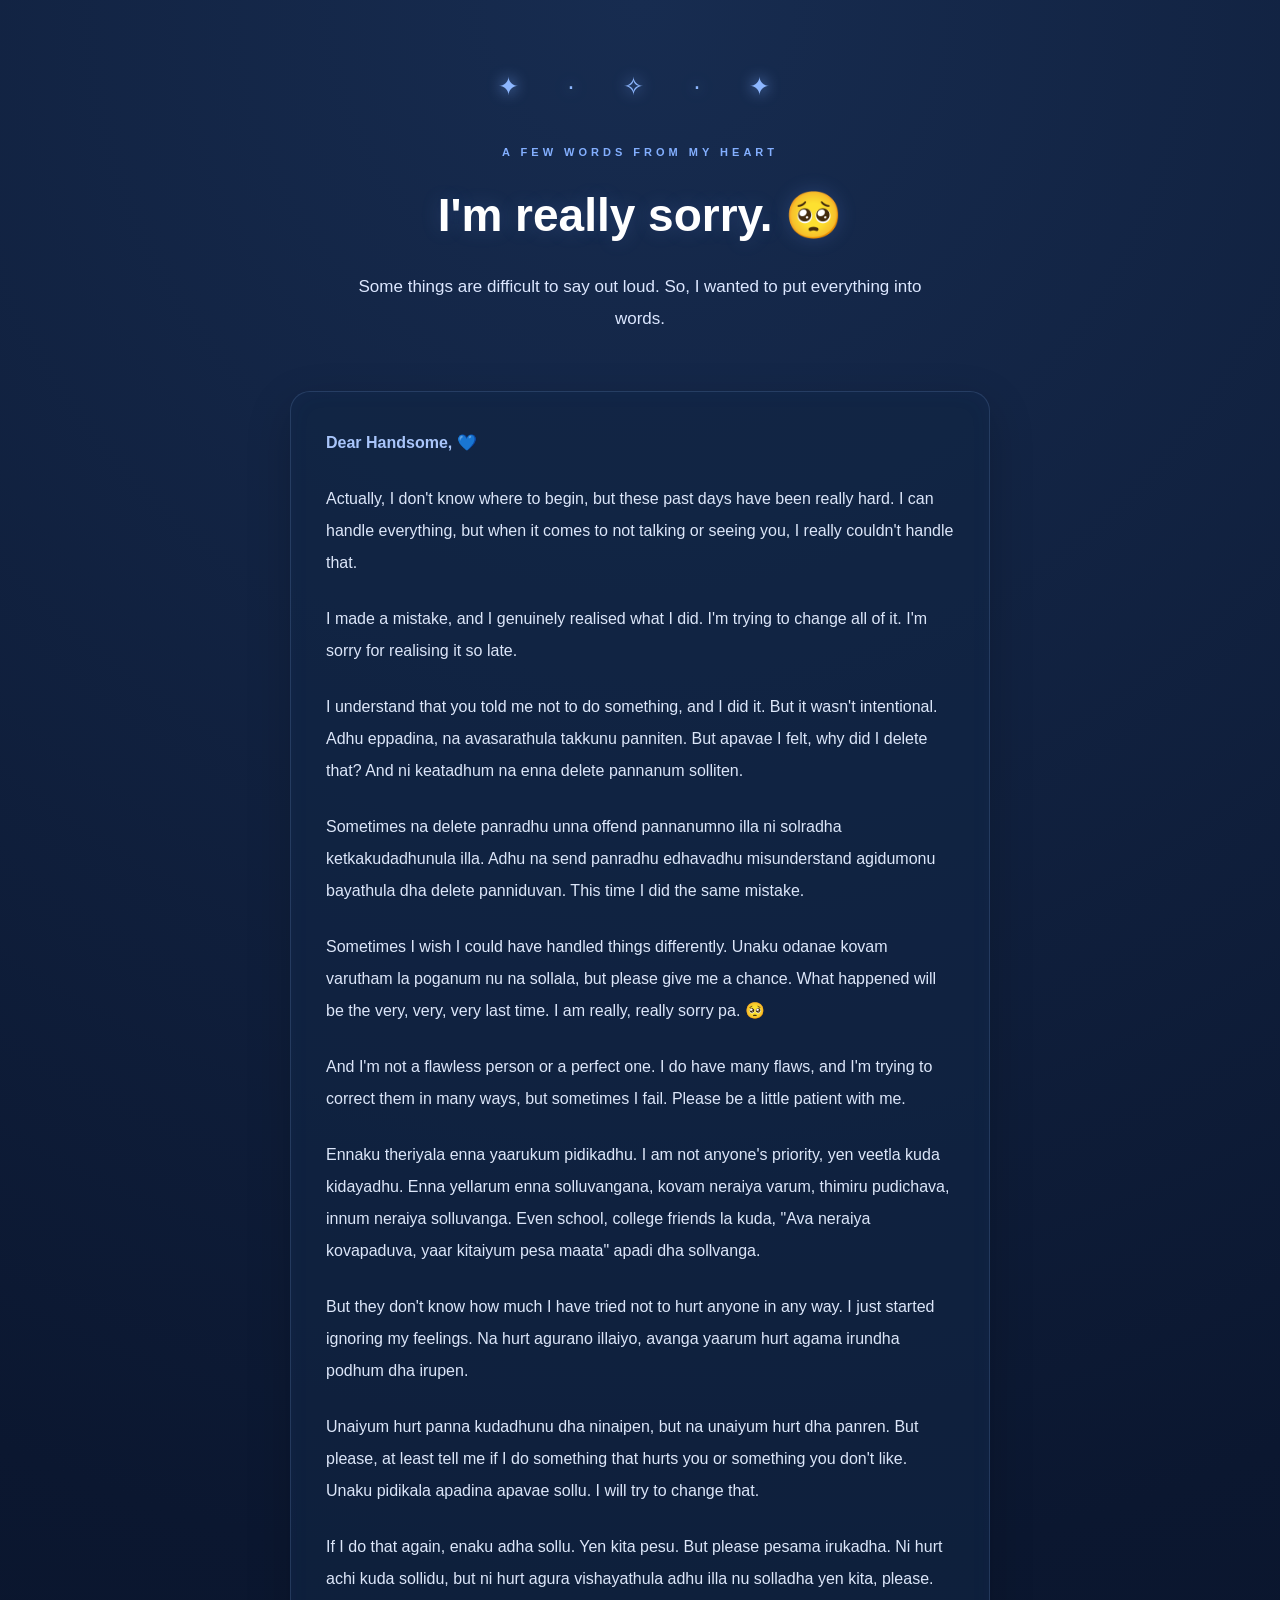
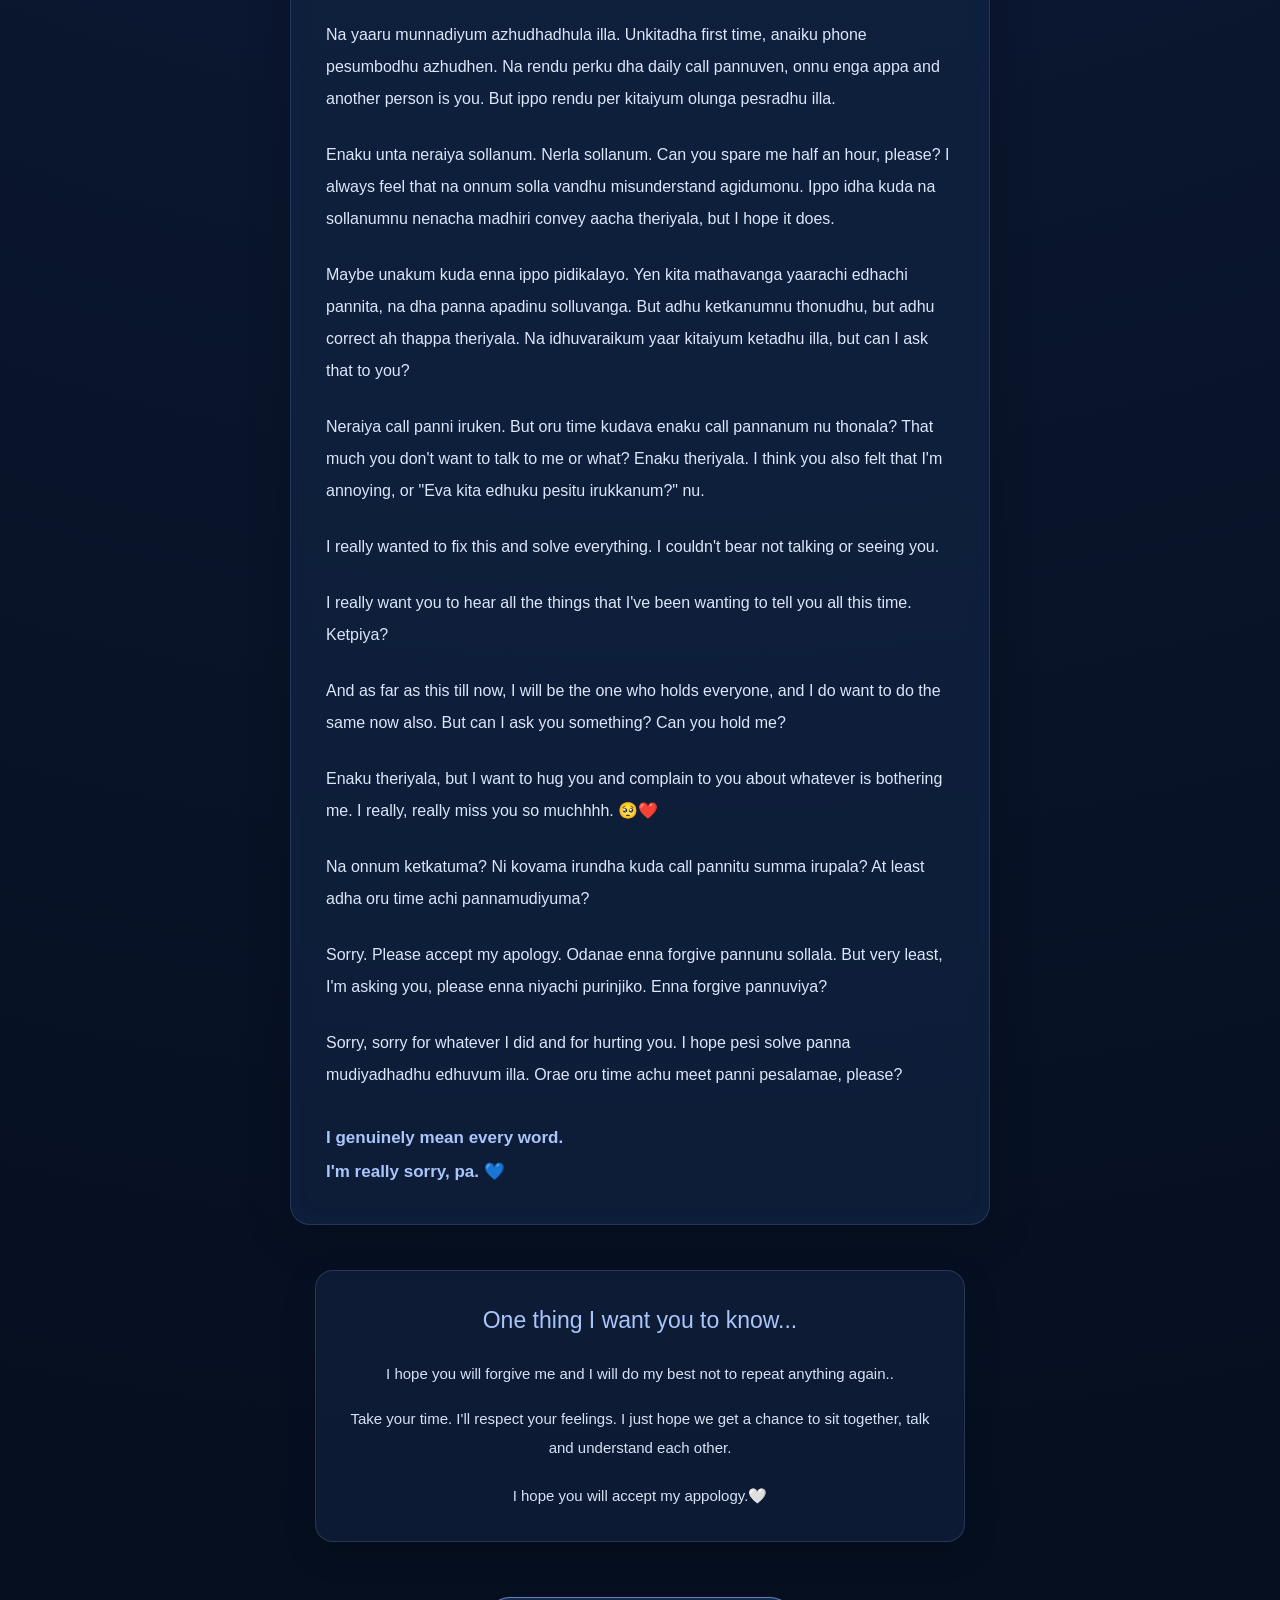
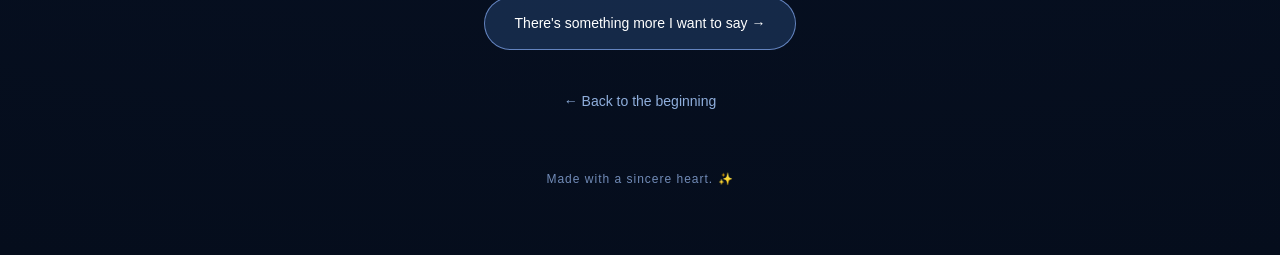
<file: index.html>
<!DOCTYPE html>
<html lang="en">

<head>
    <meta charset="UTF-8">
    <meta name="viewport" content="width=device-width, initial-scale=1.0">

    <title>A Letter From My Heart 💙</title>

    <link rel="stylesheet" href="style.css">
</head>

<body>

    <main class="page apology-page">

        <div class="stars">✦　·　✧　·　✦</div>

        <p class="small-heading">
            A FEW WORDS FROM MY HEART
        </p>

        <h1>I'm really sorry. 🥺</h1>

        <p class="intro">
            Some things are difficult to say out loud.
            So, I wanted to put everything into words.
        </p>

        <div class="letter">

            <p>Dear Handsome, 💙</p>

            <p>
                Actually, I don't know where to begin, but these
                past days have been really hard. I can handle
                everything, but when it comes to not talking
                or seeing you, I really couldn't handle that.
            </p>

            <p>
                I made a mistake, and I genuinely realised
                what I did. I'm trying to change all of it.
                I'm sorry for realising it so late.
            </p>

            <p>
                I understand that you told me not to do something,
                and I did it. But it wasn't intentional.
                Adhu eppadina, na avasarathula takkunu panniten.
                But apavae I felt, why did I delete that?
                And ni keatadhum na enna delete pannanum solliten.
            </p>

            <p>
                Sometimes na delete panradhu unna offend
                pannanumno illa ni solradha ketkakudadhunula illa.
                Adhu na send panradhu edhavadhu misunderstand
                agidumonu bayathula dha delete panniduvan.
                This time I did the same mistake.
            </p>

            <p>
                Sometimes I wish I could have handled things
                differently. Unaku odanae kovam varutham la
                poganum nu na sollala, but please give me a chance.
                What happened will be the very, very, very last time.
                I am really, really sorry pa. 🥺
            </p>

            <p>
                And I'm not a flawless person or a perfect one.
                I do have many flaws, and I'm trying to correct
                them in many ways, but sometimes I fail.
                Please be a little patient with me.
            </p>

            <p>
                Ennaku theriyala enna yaarukum pidikadhu.
                I am not anyone's priority, yen veetla kuda kidayadhu.
                Enna yellarum enna solluvangana, kovam neraiya varum,
                thimiru pudichava, innum neraiya solluvanga.
                Even school, college friends la kuda,
                "Ava neraiya kovapaduva, yaar kitaiyum pesa maata"
                apadi dha sollvanga.
            </p>

            <p>
                But they don't know how much I have tried
                not to hurt anyone in any way.
                I just started ignoring my feelings.
                Na hurt agurano illaiyo, avanga yaarum hurt agama
                irundha podhum dha irupen.
            </p>

            <p>
                Unaiyum hurt panna kudadhunu dha ninaipen,
                but na unaiyum hurt dha panren.
                But please, at least tell me if I do something
                that hurts you or something you don't like.
                Unaku pidikala apadina apavae sollu.
                I will try to change that.
            </p>

            <p>
                If I do that again, enaku adha sollu.
                Yen kita pesu. But please pesama irukadha.
                Ni hurt achi kuda sollidu, but ni hurt agura
                vishayathula adhu illa nu solladha yen kita, please.
            </p>

            <p>
                Na yaaru munnadiyum azhudhadhula illa.
                Unkitadha first time, anaiku phone pesumbodhu azhudhen.
                Na rendu perku dha daily call pannuven,
                onnu enga appa and another person is you.
                But ippo rendu per kitaiyum olunga pesradhu illa.
            </p>

            <p>
                Enaku unta neraiya sollanum.
                Nerla sollanum.
                Can you spare me half an hour, please?
                I always feel that na onnum solla vandhu
                misunderstand agidumonu.
                Ippo idha kuda na sollanumnu nenacha madhiri
                convey aacha theriyala, but I hope it does.
            </p>

            <p>
                Maybe unakum kuda enna ippo pidikalayo.
                Yen kita mathavanga yaarachi edhachi pannita,
                na dha panna apadinu solluvanga.
                But adhu ketkanumnu thonudhu,
                but adhu correct ah thappa theriyala.
                Na idhuvaraikum yaar kitaiyum ketadhu illa,
                but can I ask that to you?
            </p>

            <p>
                Neraiya call panni iruken.
                But oru time kudava enaku call pannanum nu thonala?
                That much you don't want to talk to me or what?
                Enaku theriyala.
                I think you also felt that I'm annoying,
                or "Eva kita edhuku pesitu irukkanum?" nu.
            </p>

            <p>
                I really wanted to fix this and solve everything.
                I couldn't bear not talking or seeing you.
            </p>

            <p>
                I really want you to hear all the things
                that I've been wanting to tell you all this time.
                Ketpiya?
            </p>

            <p>
                And as far as this till now,
                I will be the one who holds everyone,
                and I do want to do the same now also.
                But can I ask you something?
                Can you hold me?
            </p>

            <p>
                Enaku theriyala, but I want to hug you
                and complain to you about whatever is bothering me.
                I really, really miss you so muchhhh. 🥺❤️
            </p>

            <p>
                Na onnum ketkatuma?
                Ni kovama irundha kuda call pannitu summa irupala?
                At least adha oru time achi pannamudiyuma?
            </p>

            <p>
                Sorry. Please accept my apology.
                Odanae enna forgive pannunu sollala.
                But very least, I'm asking you,
                please enna niyachi purinjiko.
                Enna forgive pannuviya?
            </p>

            <p>
                Sorry, sorry for whatever I did
                and for hurting you.
                I hope pesi solve panna mudiyadhadhu edhuvum illa.
                Orae oru time achu meet panni pesalamae, please?
            </p>

            <p class="signature">
                I genuinely mean every word.<br>
                I'm really sorry, pa. 💙
            </p>

        </div>

        <div class="closing-message">

            <h2>One thing I want you to know...</h2>

            <p>
                I hope you will forgive me and 
                I will do my best not to repeat anything again..
            </p>

            <p>
                Take your time. I'll respect your feelings.
                I just hope we get a chance to sit together,
                talk and understand each other.
            </p>

            <p class="soft-text">
                I hope you will accept my appology.🤍
            </p>

        </div>

        <a href="video.html" class="btn">
            There's something more I want to say →
        </a>

        <a href="index.html" class="back-link">
            ← Back to the beginning
        </a>

        <p class="footer-text">
            Made with a sincere heart. ✨
        </p>

    </main>

    <script src="script.js"></script>

</body>
</html>
</file>
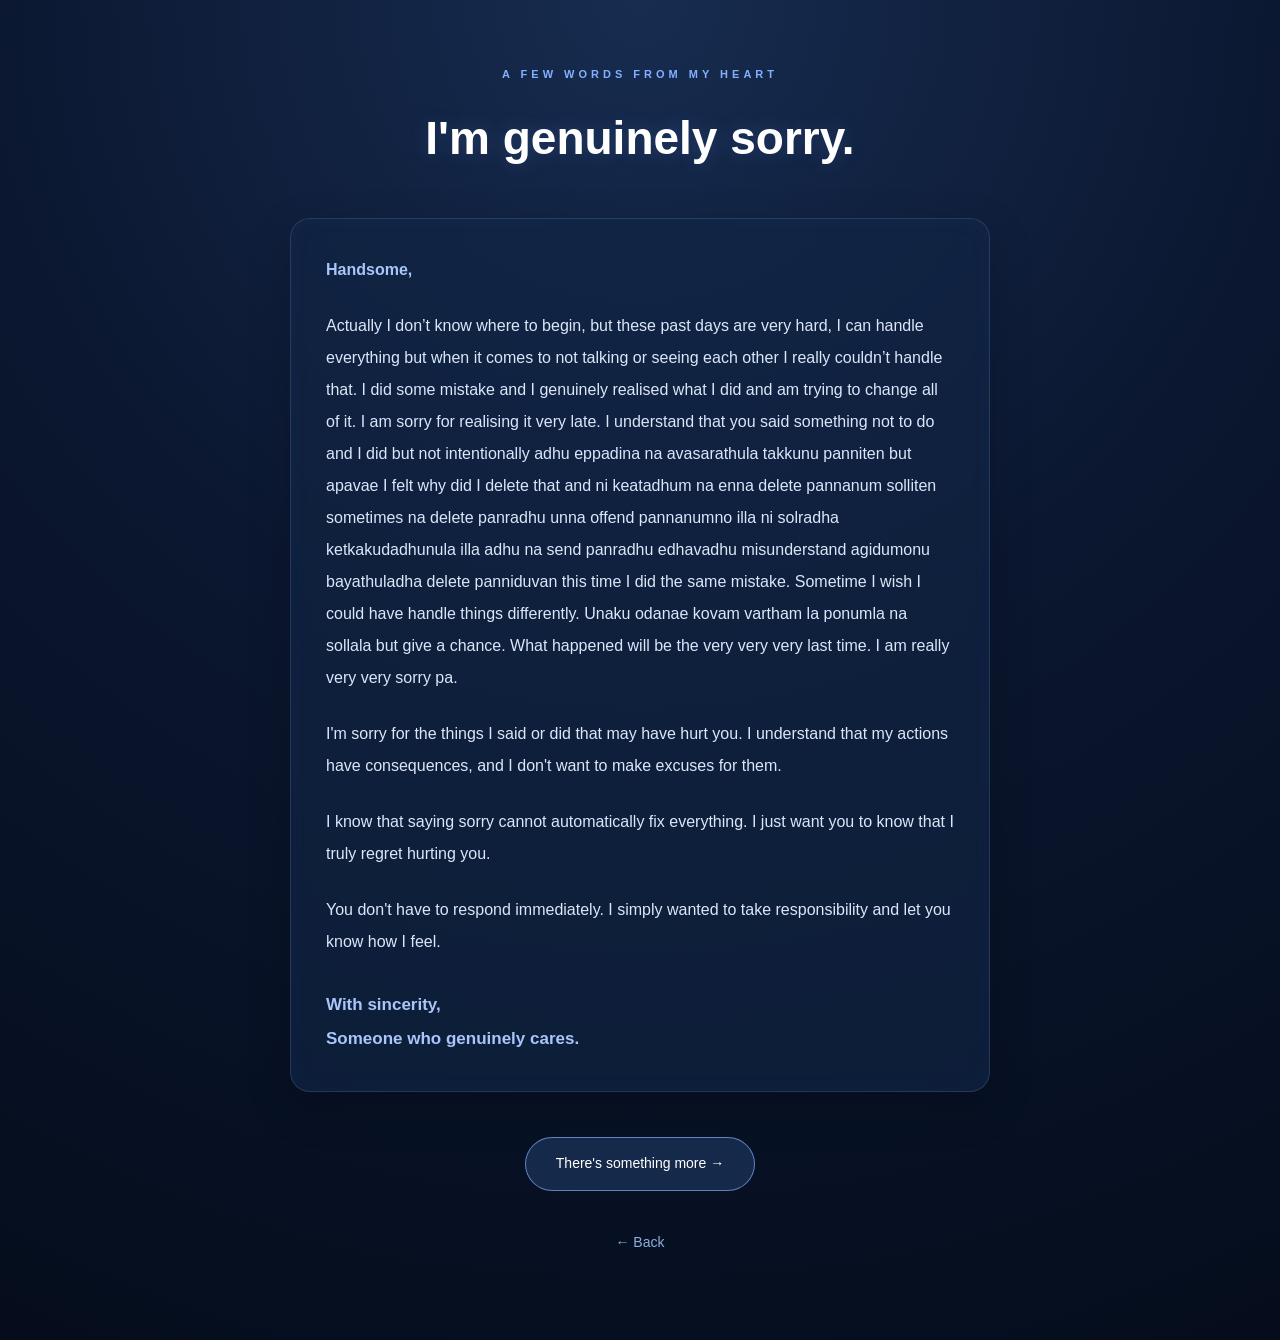
<file: apology.html>
<!DOCTYPE html>
<html lang="en">
<head>
    <meta charset="UTF-8">
    <meta name="viewport" content="width=device-width, initial-scale=1.0">
    <title>My Apology</title>
    <link rel="stylesheet" href="style.css">
</head>
<body>

    <main class="page">
        <p class="small-heading">A FEW WORDS FROM MY HEART</p>

        <h1>I'm genuinely sorry.</h1>

        <div class="letter">
            <p>Handsome,</p>

            <p>
                Actually I don’t know where to begin, but these past days are very hard, I can handle everything but when it comes to not talking or seeing each other  
                I really couldn’t handle that. I did some mistake and I genuinely realised what I did and am trying to change all of it. 
                I am sorry for realising it very late. I understand that you said something not to do and I did but not intentionally adhu eppadina na avasarathula takkunu panniten but apavae I felt why did I delete that and ni keatadhum na enna delete pannanum solliten
                sometimes na delete panradhu unna offend pannanumno illa ni solradha ketkakudadhunula illa adhu na send panradhu edhavadhu misunderstand agidumonu bayathuladha delete panniduvan this time I did the same mistake. Sometime I wish I could have handle things differently. 
                Unaku odanae kovam vartham la ponumla na sollala but give a chance. What happened will be the very very very last time. I am really very very sorry pa.
            </p>

            <p>
                I'm sorry for the things I said or did
                that may have hurt you. I understand that
                my actions have consequences, and I don't
                want to make excuses for them.
            </p>

            <p>
                I know that saying sorry cannot
                automatically fix everything. I just
                want you to know that I truly regret
                hurting you.
            </p>

            <p>
                You don't have to respond immediately.
                I simply wanted to take responsibility
                and let you know how I feel.
            </p>

            <p class="signature">
                With sincerity,<br>
                Someone who genuinely cares.
            </p>
        </div>

        <a href="video.html" class="btn">
            There's something more → 
        </a>

        <a href="index.html" class="back-link">← Back</a>
    </main>

    <script src="script.js"></script>
</body>
</html>
</file>
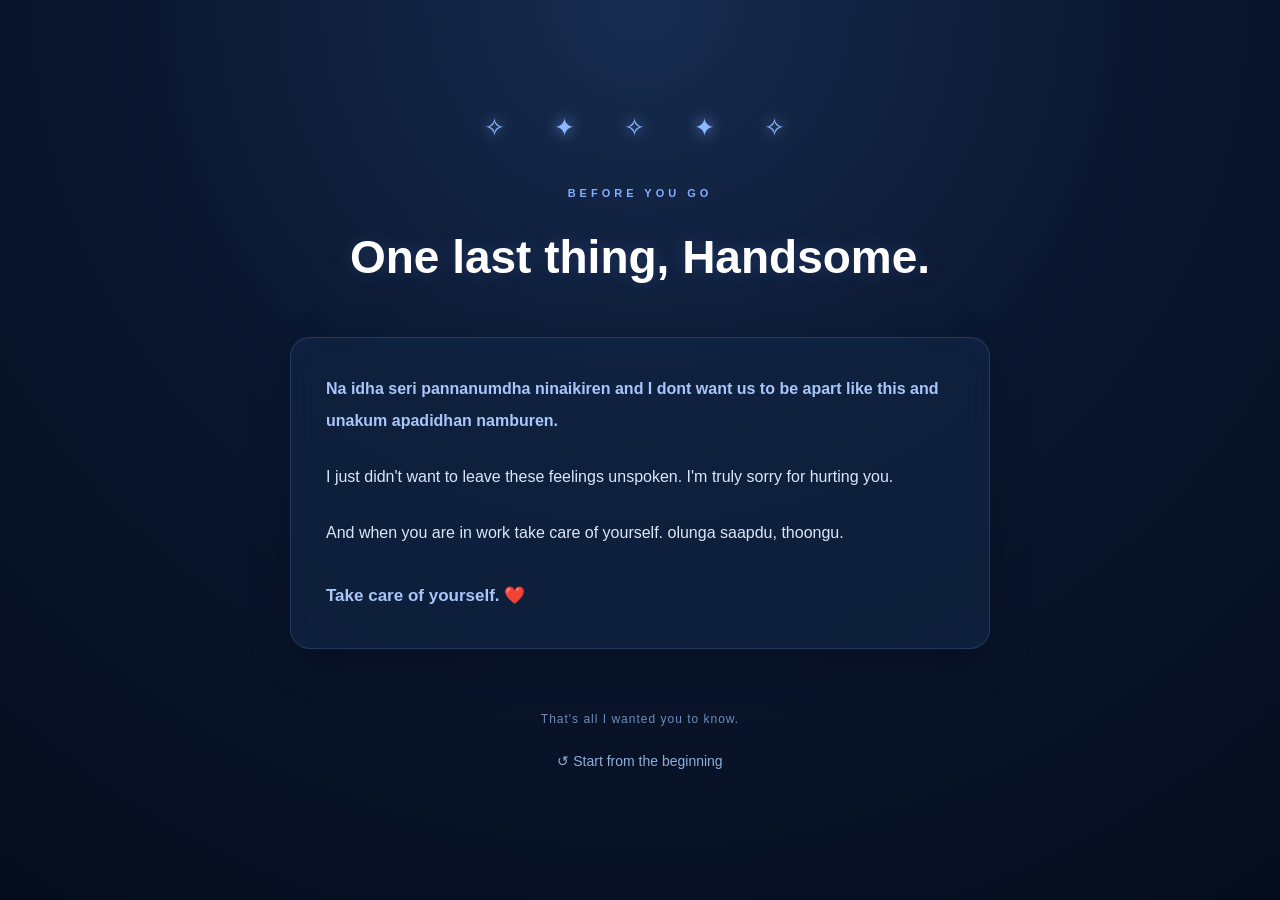
<file: final.html>
<!DOCTYPE html>
<html lang="en">
<head>
    <meta charset="UTF-8">
    <meta name="viewport" content="width=device-width, initial-scale=1.0">
    <title>One Last Thing</title>
    <link rel="stylesheet" href="style.css">
</head>
<body>

    <main class="page final-page">

        <div class="stars">✧　✦　✧　✦　✧</div>

        <p class="small-heading">BEFORE YOU GO</p>

        <h1>One last thing, Handsome.</h1>

        <div class="letter">

            <p>
                Na idha seri pannanumdha ninaikiren and 
                I dont want us to be apart like this and unakum apadidhan namburen.
            </p>

            <p>
                I just didn't want to leave these
                feelings unspoken. I'm truly sorry
                for hurting you.
            </p>

            <p>
                And when you are in work take care of yourself.
                olunga saapdu, thoongu.
            </p>

            <p class="signature">
                Take care of yourself. ❤️
            </p>

        </div>

        <p class="footer-text">
            That's all I wanted you to know.
        </p>

        <a href="index.html" class="back-link">
            ↺ Start from the beginning
        </a>

    </main>

    <script src="script.js"></script>
</body>
</html>
</file>
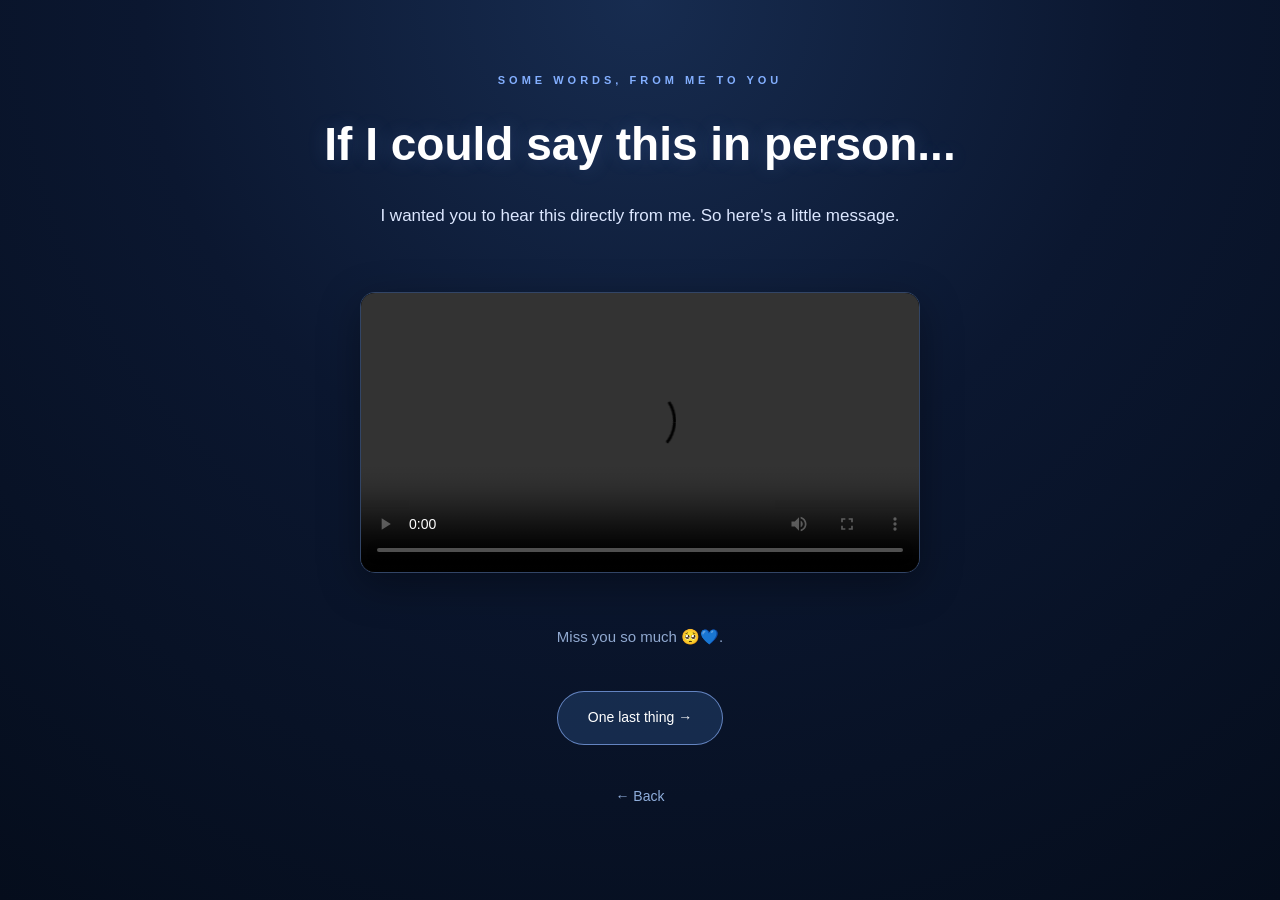
<file: video.html>
<!DOCTYPE html>
<html lang="en">
<head>
    <meta charset="UTF-8">
    <meta name="viewport" content="width=device-width, initial-scale=1.0">
    <title>A Message From Me</title>
    <link rel="stylesheet" href="style.css">
</head>
<body>

    <main class="page video-page">

        <p class="small-heading">SOME WORDS, FROM ME TO YOU</p>

        <h1>If I could say this in person...</h1>

        <p class="intro">
            I wanted you to hear this directly from me.
            So here's a little message.
        </p>

        <div class="video-container">
            <video controls playsinline preload="metadata">
                <source src="assets/videos/my-apology.mp4" type="video/mp4">

                Your browser does not support this video.
            </video>
        </div>

        <p class="soft-text">
            Miss you so much 🥺💙.
        </p>

        <a href="final.html" class="btn">
            One last thing → 
        </a>

        <a href="apology.html" class="back-link">← Back</a>

    </main>

    <script src="script.js"></script>
</body>
</html>
</file>
<file: style.css>
/* =========================================
   APOLOGY WEBSITE - MIDNIGHT BLUE THEME
   Complete Responsive Stylesheet
========================================= */

/* ---------- GLOBAL RESET ---------- */

* {
    margin: 0;
    padding: 0;
    box-sizing: border-box;
}

html {
    scroll-behavior: smooth;
}

body {
    min-height: 100vh;
    font-family: 'Segoe UI', Arial, sans-serif;
    background:
        radial-gradient(
            circle at top,
            #172c50 0%,
            #0b1730 45%,
            #050d1c 100%
        );
    color: #e8efff;
    overflow-x: hidden;
    line-height: 1.7;
}

/* ---------- COMMON PAGE DESIGN ---------- */

.page {
    width: 100%;
    min-height: 100vh;
    max-width: 850px;
    margin: 0 auto;
    padding: 65px 35px;
    display: flex;
    flex-direction: column;
    align-items: center;
    justify-content: center;
    text-align: center;
    position: relative;
    animation: fadeIn 1.2s ease;
}

/* ---------- BACKGROUND DECORATION ---------- */

.stars {
    color: #8db7ff;
    font-size: 25px;
    letter-spacing: 12px;
    margin-bottom: 35px;
    text-shadow: 0 0 15px #7baaff;
    animation: gentleGlow 3s infinite alternate;
}

/* ---------- SMALL HEADING ---------- */

.small-heading {
    color: #83afff;
    font-size: 11px;
    font-weight: 600;
    letter-spacing: 4px;
    text-transform: uppercase;
    margin-bottom: 25px;
}

/* ---------- MAIN HEADINGS ---------- */

h1 {
    color: #ffffff;
    font-size: clamp(30px, 6vw, 46px);
    font-weight: 600;
    line-height: 1.3;
    margin-bottom: 25px;
    text-shadow: 0 0 20px rgba(115, 160, 255, 0.2);
}

h2 {
    color: #a9c5fa;
    font-size: 26px;
    font-weight: 500;
    margin-bottom: 20px;
}

/* ---------- INTRO TEXT ---------- */

.intro {
    max-width: 580px;
    color: #dce7ff;
    font-size: 17px;
    line-height: 1.9;
    margin-bottom: 30px;
}

.soft-text {
    color: #91a9d0;
    font-size: 15px;
    line-height: 1.9;
    max-width: 550px;
    margin: 20px auto;
}

/* ---------- LETTER DESIGN ---------- */

.letter {
    width: 100%;
    max-width: 700px;
    padding: 35px;
    margin: 25px auto;
    text-align: left;

    background: rgba(18, 37, 68, 0.65);

    border: 1px solid rgba(133, 171, 239, 0.18);
    border-radius: 20px;

    box-shadow:
        0 15px 45px rgba(0, 0, 0, 0.2),
        inset 0 0 25px rgba(87, 137, 218, 0.04);
}

.letter p {
    color: #dce6f9;
    font-size: 16px;
    line-height: 2;
    margin-bottom: 24px;
    overflow-wrap: break-word;
}

.letter p:first-child {
    color: #a9c5fa;
    font-weight: 600;
}

.letter p:last-child {
    margin-bottom: 0;
}

/* ---------- SIGNATURE ---------- */

.signature {
    color: #a9c5fa !important;
    font-size: 17px !important;
    font-weight: 600;
    margin-top: 30px;
}

/* ---------- CLOSING MESSAGE ---------- */

.closing-message {
    width: 100%;
    max-width: 650px;
    padding: 30px;
    margin: 20px auto 35px;

    text-align: center;

    background: rgba(20, 39, 72, 0.5);

    border: 1px solid rgba(139, 171, 224, 0.2);
    border-radius: 18px;

    box-shadow: 0 10px 35px rgba(0, 0, 0, 0.15);
}

.closing-message h2 {
    color: #a9c5fa;
    font-size: 23px;
    margin-bottom: 20px;
}

.closing-message p {
    color: #d8e1f3;
    font-size: 15px;
    line-height: 1.9;
    margin-bottom: 17px;
}

.closing-message p:last-child {
    margin-bottom: 0;
}

/* ---------- BUTTON DESIGN ---------- */

.btn {
    display: inline-block;
    width: fit-content;
    max-width: 100%;

    padding: 14px 30px;
    margin: 20px auto;

    color: #ffffff;
    background: rgba(37, 69, 115, 0.5);

    border: 1px solid rgba(142, 180, 255, 0.65);
    border-radius: 50px;

    font-size: 14px;
    font-weight: 500;
    text-decoration: none;
    text-align: center;

    transition:
        background 0.3s ease,
        transform 0.3s ease,
        box-shadow 0.3s ease;
}

.btn:hover {
    background: #244875;
    transform: translateY(-3px);

    box-shadow:
        0 8px 25px rgba(76, 135, 230, 0.25);
}

.btn:active {
    transform: scale(0.97);
}

/* ---------- BACK LINK ---------- */

.back-link {
    display: inline-block;
    color: #8faedc;
    font-size: 14px;
    text-decoration: none;
    margin: 20px auto;
    transition: color 0.3s ease;
}

.back-link:hover {
    color: #ffffff;
}

/* ---------- VIDEO CONTAINER ---------- */

.video-container {
    width: 100%;
    max-width: 560px;
    margin: 30px auto;

    overflow: hidden;

    background: #030914;
    border: 1px solid rgba(139, 180, 255, 0.35);
    border-radius: 15px;

    box-shadow:
        0 12px 40px rgba(0, 0, 0, 0.35);
}

.video-container video {
    display: block;
    width: 100%;
    max-height: 70vh;
    object-fit: contain;
    background: #000000;
}

/* ---------- FOOTER ---------- */

.footer-text {
    color: #718bb7;
    font-size: 12px;
    letter-spacing: 1px;
    margin-top: 35px;
    text-align: center;
}

/* ---------- IMAGES ---------- */

img {
    display: block;
    max-width: 100%;
    height: auto;
}

/* ---------- PAGE ANIMATIONS ---------- */

@keyframes fadeIn {
    from {
        opacity: 0;
        transform: translateY(15px);
    }

    to {
        opacity: 1;
        transform: translateY(0);
    }
}

@keyframes gentleGlow {
    from {
        opacity: 0.6;
        text-shadow: 0 0 8px #7baaff;
    }

    to {
        opacity: 1;
        text-shadow: 0 0 22px #7baaff;
    }
}

/* ---------- TABLET RESPONSIVENESS ---------- */

@media screen and (max-width: 768px) {

    .page {
        padding: 50px 25px;
    }

    h1 {
        font-size: 34px;
    }

    h2 {
        font-size: 23px;
    }

    .intro {
        font-size: 16px;
    }

    .letter {
        padding: 28px;
    }

    .video-container {
        max-width: 100%;
    }
}

/* ---------- MOBILE RESPONSIVENESS ---------- */

@media screen and (max-width: 600px) {

    body {
        font-size: 14px;
    }

    .page {
        width: 100%;
        min-height: 100vh;
        padding: 45px 18px;
    }

    .stars {
        font-size: 21px;
        margin-bottom: 25px;
        letter-spacing: 8px;
    }

    .small-heading {
        font-size: 10px;
        letter-spacing: 3px;
        margin-bottom: 20px;
    }

    h1 {
        font-size: 30px;
        line-height: 1.4;
        margin-bottom: 20px;
    }

    h2 {
        font-size: 21px;
    }

    .intro {
        font-size: 15px;
        line-height: 1.85;
        margin-bottom: 22px;
    }

    .soft-text {
        font-size: 14px;
        line-height: 1.9;
        margin: 17px auto;
    }

    .letter {
        width: 100%;
        padding: 23px 19px;
        margin: 20px auto;
        border-radius: 16px;
    }

    .letter p {
        font-size: 15px;
        line-height: 1.95;
        margin-bottom: 22px;
    }

    .signature {
        font-size: 16px !important;
    }

    .closing-message {
        padding: 22px 18px;
        margin: 18px auto 28px;
    }

    .closing-message h2 {
        font-size: 20px;
    }

    .closing-message p {
        font-size: 14px;
        line-height: 1.85;
    }

    .btn {
        width: 100%;
        max-width: 340px;
        padding: 14px 18px;
        font-size: 13px;
        margin: 15px auto;
    }

    .video-container {
        width: 100%;
        margin: 22px auto;
        border-radius: 13px;
    }

    .video-container video {
        width: 100%;
        max-height: 65vh;
    }

    .footer-text {
        font-size: 11px;
        margin-top: 25px;
    }
}

/* ---------- VERY SMALL MOBILE SCREENS ---------- */

@media screen and (max-width: 360px) {

    .page {
        padding: 35px 14px;
    }

    h1 {
        font-size: 26px;
    }

    .letter {
        padding: 19px 15px;
    }

    .letter p {
        font-size: 14px;
    }

    .btn {
        font-size: 12px;
        padding: 13px 14px;
    }
}

/* ---------- ACCESSIBILITY ---------- */

a:focus-visible,
button:focus-visible,
video:focus-visible {
    outline: 2px solid #91b6ff;
    outline-offset: 4px;
}

/* Reduce animations for users who prefer less motion */

@media (prefers-reduced-motion: reduce) {

    *,
    *::before,
    *::after {
        scroll-behavior: auto !important;
        animation-duration: 0.01ms !important;
        animation-iteration-count: 1 !important;
        transition-duration: 0.01ms !important;
    }
}
</file>
